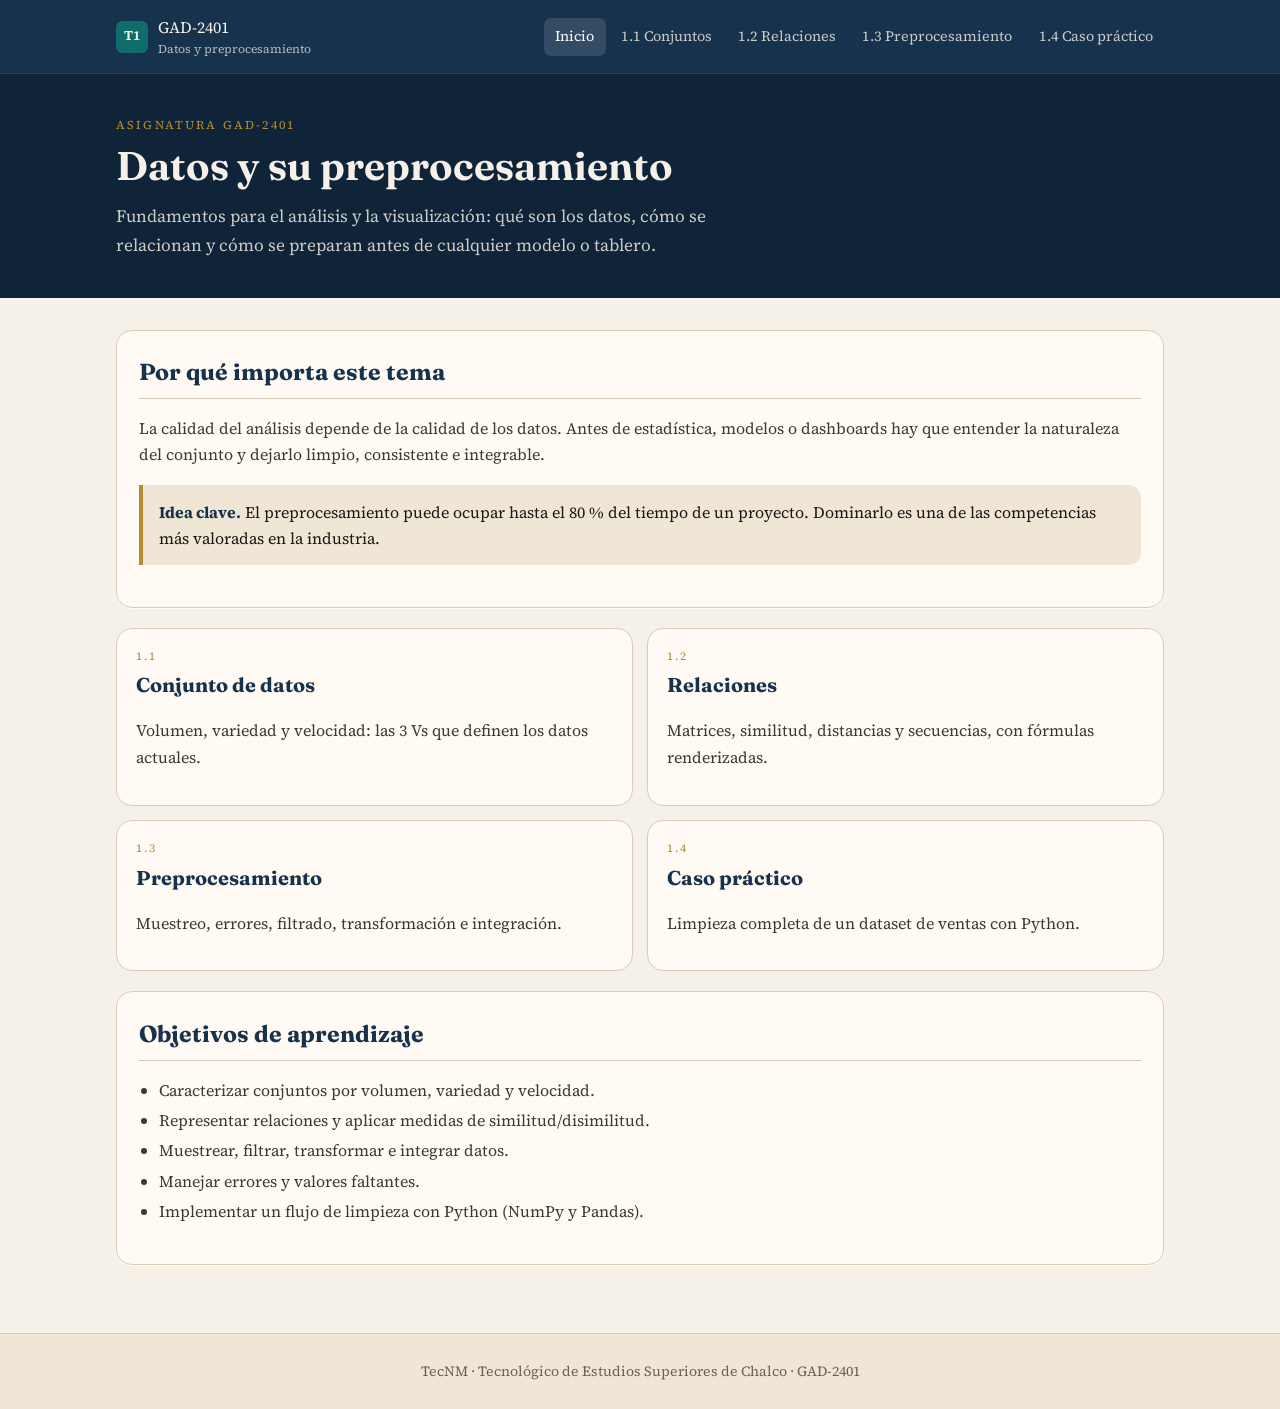
<file: index.html>
<!DOCTYPE html>
<html lang="es">
<head>
  <meta charset="utf-8">
  <meta name="viewport" content="width=device-width, initial-scale=1">
  <title>Tema 1 · Datos y preprocesamiento · GAD-2401</title>
  <link rel="icon" href="assets/favicon.svg">
  <link rel="stylesheet" href="https://fonts.googleapis.com/css2?family=Fraunces:opsz,wght@9..144,500;9..144,650&family=IBM+Plex+Mono:wght@400;500&family=Source+Serif+4:opsz,wght@8..60,400;8..60,600&display=swap">
  <link rel="stylesheet" href="assets/styles.css">
</head>
<body>
  <header class="topbar">
    <div class="topbar-inner">
      <a class="brand" href="index.html"><span class="mark">T1</span><span>GAD-2401<small>Datos y preprocesamiento</small></span></a>
      <nav class="menu">
        <a class="active" href="index.html">Inicio</a>
        <a href="conjuntos.html">1.1 Conjuntos</a>
        <a href="relaciones.html">1.2 Relaciones</a>
        <a href="preprocesamiento.html">1.3 Preprocesamiento</a>
        <a href="caso-practico.html">1.4 Caso práctico</a>
      </nav>
    </div>
    <nav class="mobile-menu">
      <a class="active" href="index.html">Inicio</a>
      <a href="conjuntos.html">1.1</a>
      <a href="relaciones.html">1.2</a>
      <a href="preprocesamiento.html">1.3</a>
      <a href="caso-practico.html">1.4</a>
    </nav>
  </header>

  <section class="hero">
    <div class="hero-inner">
      <p class="kicker">Asignatura GAD-2401</p>
      <h1>Datos y su preprocesamiento</h1>
      <p class="lead">Fundamentos para el análisis y la visualización: qué son los datos, cómo se relacionan y cómo se preparan antes de cualquier modelo o tablero.</p>
    </div>
  </section>

  <main class="wrap">
    <article class="card">
      <h2>Por qué importa este tema</h2>
      <p class="muted">La calidad del análisis depende de la calidad de los datos. Antes de estadística, modelos o dashboards hay que entender la naturaleza del conjunto y dejarlo limpio, consistente e integrable.</p>
      <div class="callout gold"><strong>Idea clave.</strong> El preprocesamiento puede ocupar hasta el 80&nbsp;% del tiempo de un proyecto. Dominarlo es una de las competencias más valoradas en la industria.</div>
    </article>

    <div class="grid grid-2">
      <a class="tile" href="conjuntos.html">
        <div class="n">1.1</div>
        <h2>Conjunto de datos</h2>
        <p class="muted">Volumen, variedad y velocidad: las 3 Vs que definen los datos actuales.</p>
      </a>
      <a class="tile" href="relaciones.html">
        <div class="n">1.2</div>
        <h2>Relaciones</h2>
        <p class="muted">Matrices, similitud, distancias y secuencias, con fórmulas renderizadas.</p>
      </a>
      <a class="tile" href="preprocesamiento.html">
        <div class="n">1.3</div>
        <h2>Preprocesamiento</h2>
        <p class="muted">Muestreo, errores, filtrado, transformación e integración.</p>
      </a>
      <a class="tile" href="caso-practico.html">
        <div class="n">1.4</div>
        <h2>Caso práctico</h2>
        <p class="muted">Limpieza completa de un dataset de ventas con Python.</p>
      </a>
    </div>

    <article class="card" style="margin-top:1.25rem">
      <h2>Objetivos de aprendizaje</h2>
      <ul class="list">
        <li>Caracterizar conjuntos por volumen, variedad y velocidad.</li>
        <li>Representar relaciones y aplicar medidas de similitud/disimilitud.</li>
        <li>Muestrear, filtrar, transformar e integrar datos.</li>
        <li>Manejar errores y valores faltantes.</li>
        <li>Implementar un flujo de limpieza con Python (NumPy y Pandas).</li>
      </ul>
    </article>
  </main>

  <footer>TecNM · Tecnológico de Estudios Superiores de Chalco · GAD-2401</footer>
</body>
</html>
</file>
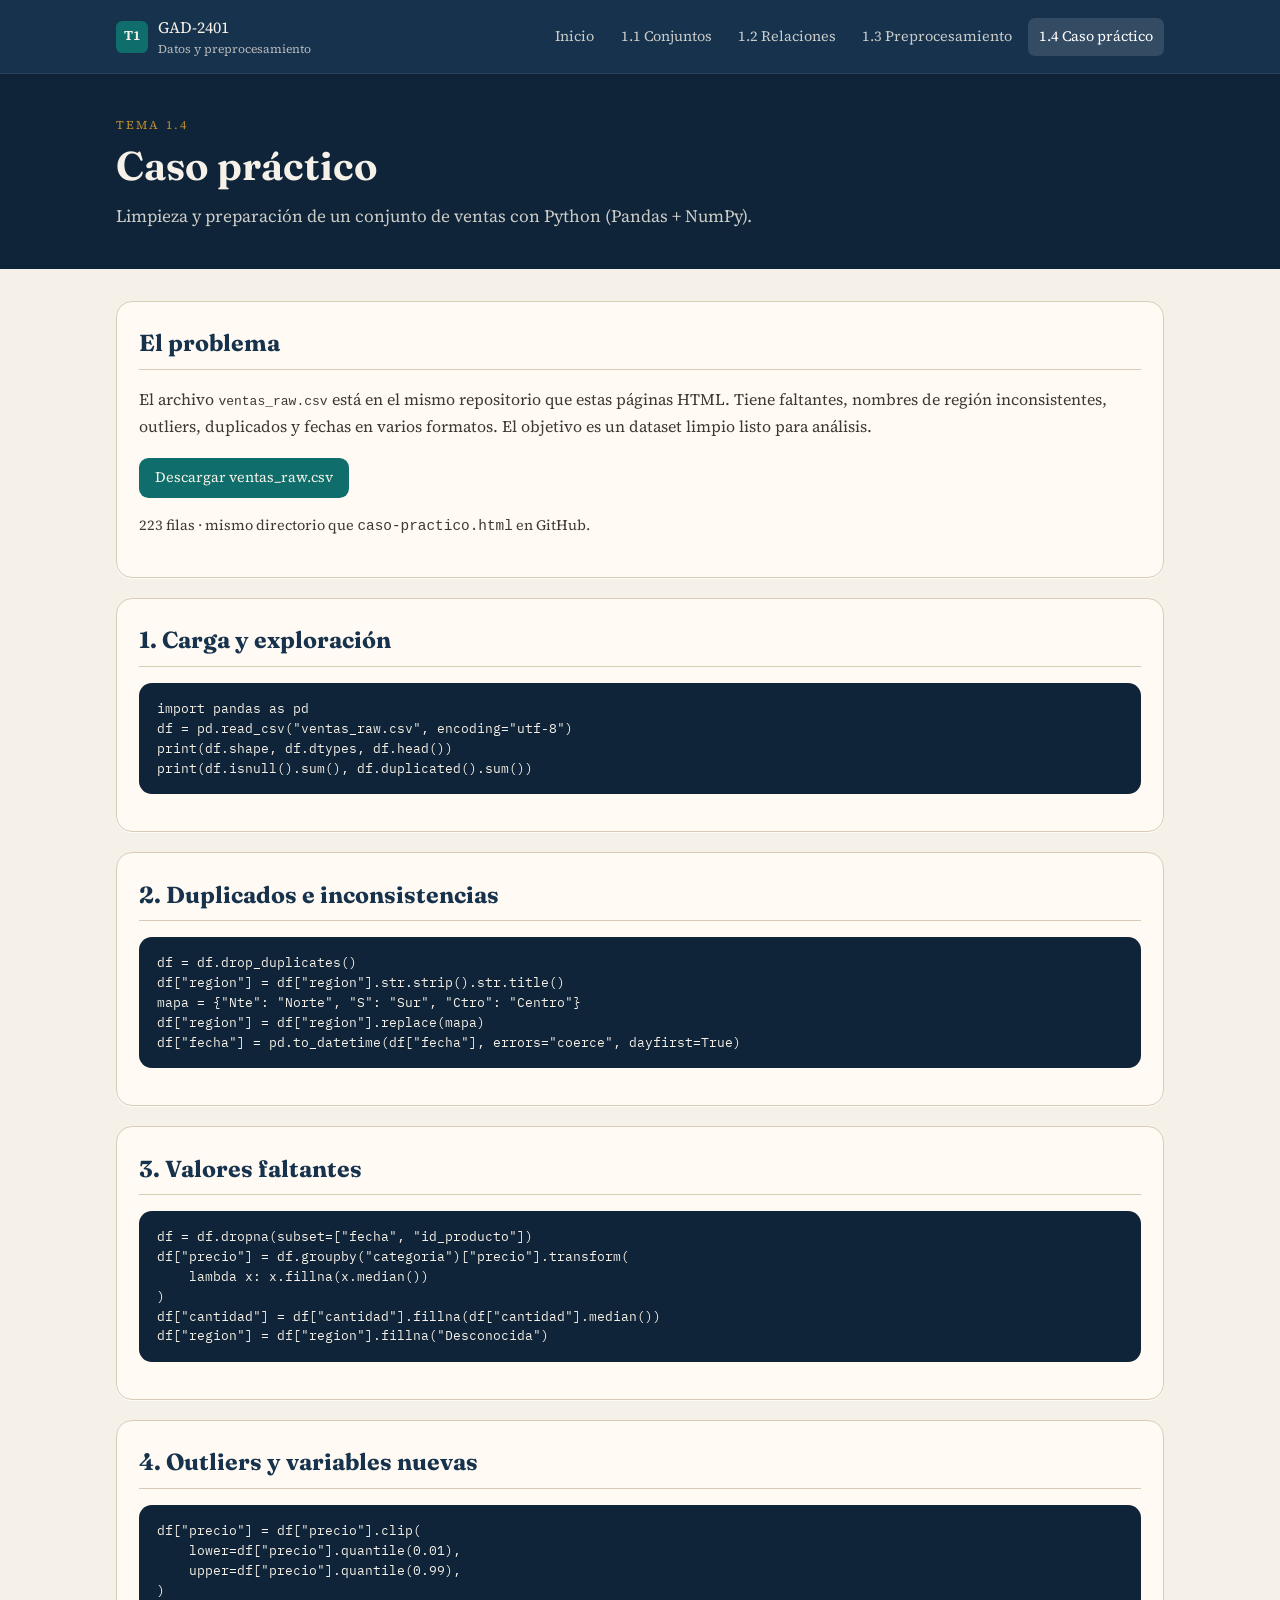
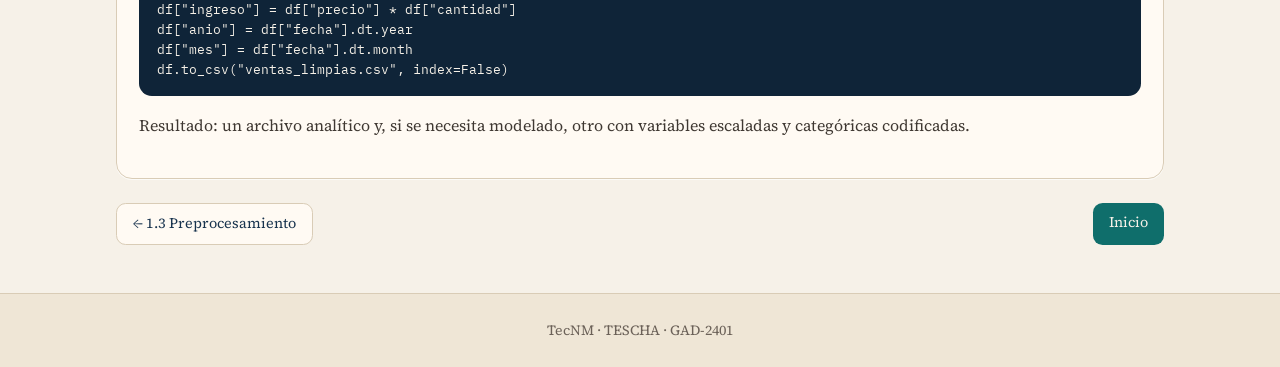
<file: caso-practico.html>
<!DOCTYPE html>
<html lang="es">
<head>
  <meta charset="utf-8">
  <meta name="viewport" content="width=device-width, initial-scale=1">
  <title>1.4 Caso práctico · GAD-2401</title>
  <link rel="icon" href="assets/favicon.svg">
  <link rel="stylesheet" href="https://fonts.googleapis.com/css2?family=Fraunces:opsz,wght@9..144,500;9..144,650&family=IBM+Plex+Mono:wght@400;500&family=Source+Serif+4:opsz,wght@8..60,400;8..60,600&display=swap">
  <link rel="stylesheet" href="assets/styles.css">
</head>
<body>
  <header class="topbar">
    <div class="topbar-inner">
      <a class="brand" href="index.html"><span class="mark">T1</span><span>GAD-2401<small>Datos y preprocesamiento</small></span></a>
      <nav class="menu">
        <a href="index.html">Inicio</a>
        <a href="conjuntos.html">1.1 Conjuntos</a>
        <a href="relaciones.html">1.2 Relaciones</a>
        <a href="preprocesamiento.html">1.3 Preprocesamiento</a>
        <a class="active" href="caso-practico.html">1.4 Caso práctico</a>
      </nav>
    </div>
    <nav class="mobile-menu">
      <a href="index.html">Inicio</a>
      <a href="conjuntos.html">1.1</a>
      <a href="relaciones.html">1.2</a>
      <a href="preprocesamiento.html">1.3</a>
      <a class="active" href="caso-practico.html">1.4</a>
    </nav>
  </header>
  <section class="hero">
    <div class="hero-inner">
      <p class="kicker">Tema 1.4</p>
      <h1>Caso práctico</h1>
      <p class="lead">Limpieza y preparación de un conjunto de ventas con Python (Pandas + NumPy).</p>
    </div>
  </section>
  <main class="wrap">
    <article class="card">
      <h2>El problema</h2>
      <p class="muted">El archivo <code>ventas_raw.csv</code> está en el mismo repositorio que estas páginas HTML. Tiene faltantes, nombres de región inconsistentes, outliers, duplicados y fechas en varios formatos. El objetivo es un dataset limpio listo para análisis.</p>
      <p style="margin-top:1.2rem">
        <a class="btn btn-solid" href="ventas_raw.csv" download="ventas_raw.csv">Descargar ventas_raw.csv</a>
      </p>
      <p class="muted" style="margin-top:.7rem;font-size:.9rem">223 filas · mismo directorio que <code>caso-practico.html</code> en GitHub.</p>
    </article>
    <article class="card">
      <h2>1. Carga y exploración</h2>
      <pre>import pandas as pd
df = pd.read_csv("ventas_raw.csv", encoding="utf-8")
print(df.shape, df.dtypes, df.head())
print(df.isnull().sum(), df.duplicated().sum())</pre>
    </article>
    <article class="card">
      <h2>2. Duplicados e inconsistencias</h2>
      <pre>df = df.drop_duplicates()
df["region"] = df["region"].str.strip().str.title()
mapa = {"Nte": "Norte", "S": "Sur", "Ctro": "Centro"}
df["region"] = df["region"].replace(mapa)
df["fecha"] = pd.to_datetime(df["fecha"], errors="coerce", dayfirst=True)</pre>
    </article>
    <article class="card">
      <h2>3. Valores faltantes</h2>
      <pre>df = df.dropna(subset=["fecha", "id_producto"])
df["precio"] = df.groupby("categoria")["precio"].transform(
    lambda x: x.fillna(x.median())
)
df["cantidad"] = df["cantidad"].fillna(df["cantidad"].median())
df["region"] = df["region"].fillna("Desconocida")</pre>
    </article>
    <article class="card">
      <h2>4. Outliers y variables nuevas</h2>
      <pre>df["precio"] = df["precio"].clip(
    lower=df["precio"].quantile(0.01),
    upper=df["precio"].quantile(0.99),
)
df["ingreso"] = df["precio"] * df["cantidad"]
df["anio"] = df["fecha"].dt.year
df["mes"] = df["fecha"].dt.month
df.to_csv("ventas_limpias.csv", index=False)</pre>
      <p class="muted">Resultado: un archivo analítico y, si se necesita modelado, otro con variables escaladas y categóricas codificadas.</p>
    </article>
    <div class="pager">
      <a class="btn btn-ghost" href="preprocesamiento.html">← 1.3 Preprocesamiento</a>
      <a class="btn btn-solid" href="index.html">Inicio</a>
    </div>
  </main>
  <footer>TecNM · TESCHA · GAD-2401</footer>
</body>
</html>
</file>
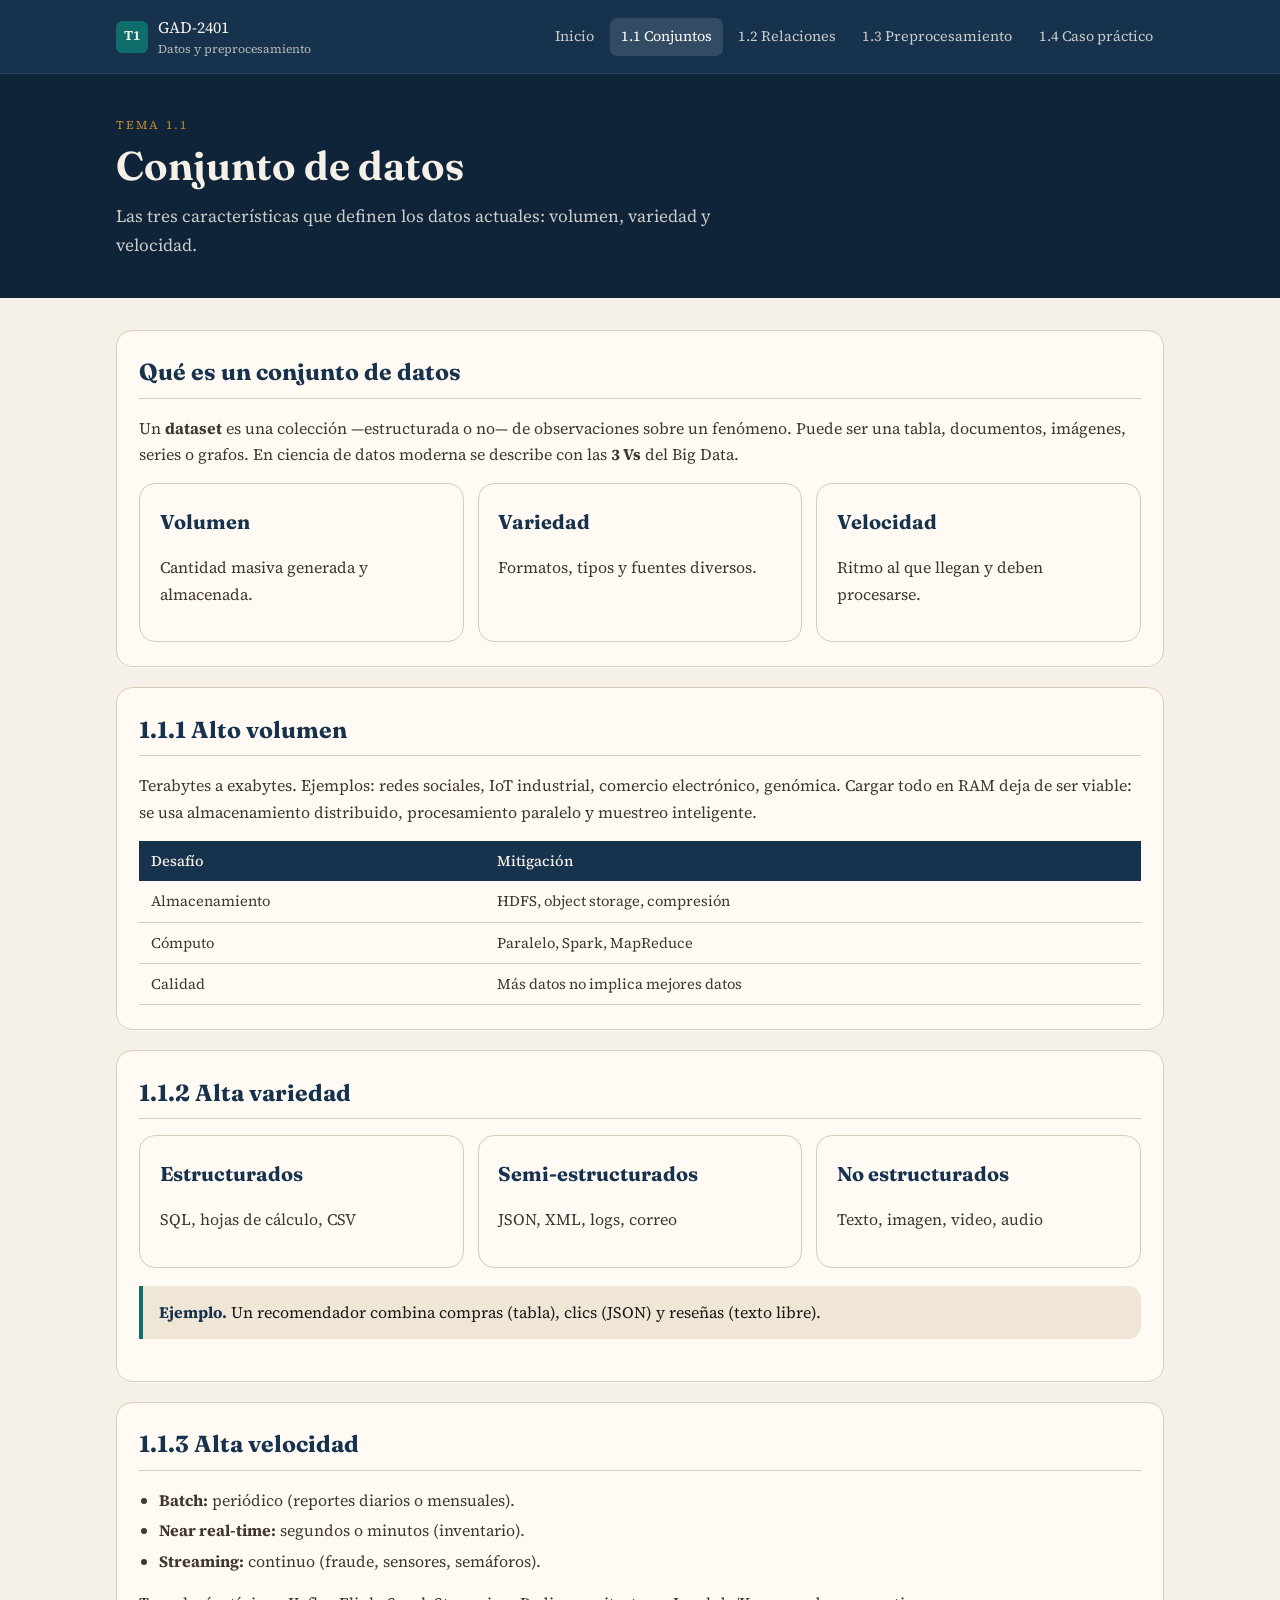
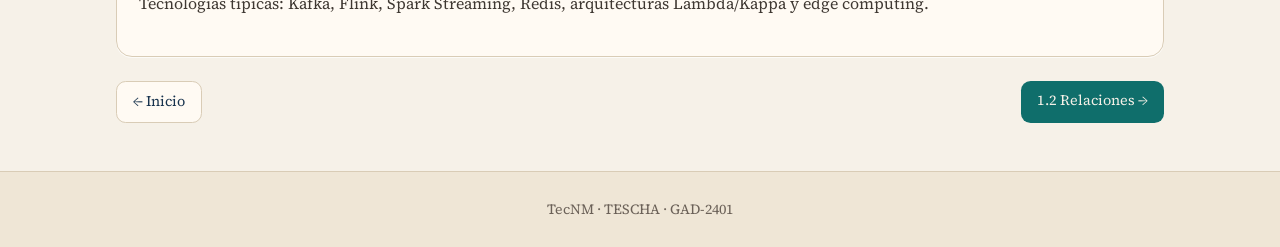
<file: conjuntos.html>
<!DOCTYPE html>
<html lang="es">
<head>
  <meta charset="utf-8">
  <meta name="viewport" content="width=device-width, initial-scale=1">
  <title>1.1 Conjuntos de datos · GAD-2401</title>
  <link rel="icon" href="assets/favicon.svg">
  <link rel="stylesheet" href="https://fonts.googleapis.com/css2?family=Fraunces:opsz,wght@9..144,500;9..144,650&family=IBM+Plex+Mono:wght@400;500&family=Source+Serif+4:opsz,wght@8..60,400;8..60,600&display=swap">
  <link rel="stylesheet" href="assets/styles.css">
</head>
<body>
  <header class="topbar">
    <div class="topbar-inner">
      <a class="brand" href="index.html"><span class="mark">T1</span><span>GAD-2401<small>Datos y preprocesamiento</small></span></a>
      <nav class="menu">
        <a href="index.html">Inicio</a>
        <a class="active" href="conjuntos.html">1.1 Conjuntos</a>
        <a href="relaciones.html">1.2 Relaciones</a>
        <a href="preprocesamiento.html">1.3 Preprocesamiento</a>
        <a href="caso-practico.html">1.4 Caso práctico</a>
      </nav>
    </div>
    <nav class="mobile-menu">
      <a href="index.html">Inicio</a>
      <a class="active" href="conjuntos.html">1.1</a>
      <a href="relaciones.html">1.2</a>
      <a href="preprocesamiento.html">1.3</a>
      <a href="caso-practico.html">1.4</a>
    </nav>
  </header>
  <section class="hero">
    <div class="hero-inner">
      <p class="kicker">Tema 1.1</p>
      <h1>Conjunto de datos</h1>
      <p class="lead">Las tres características que definen los datos actuales: volumen, variedad y velocidad.</p>
    </div>
  </section>
  <main class="wrap">
    <article class="card">
      <h2>Qué es un conjunto de datos</h2>
      <p class="muted">Un <strong>dataset</strong> es una colección —estructurada o no— de observaciones sobre un fenómeno. Puede ser una tabla, documentos, imágenes, series o grafos. En ciencia de datos moderna se describe con las <strong>3 Vs</strong> del Big Data.</p>
      <div class="grid grid-3" style="margin-top:1rem">
        <div class="tile"><h2>Volumen</h2><p class="muted">Cantidad masiva generada y almacenada.</p></div>
        <div class="tile"><h2>Variedad</h2><p class="muted">Formatos, tipos y fuentes diversos.</p></div>
        <div class="tile"><h2>Velocidad</h2><p class="muted">Ritmo al que llegan y deben procesarse.</p></div>
      </div>
    </article>
    <article class="card">
      <h2>1.1.1 Alto volumen</h2>
      <p class="muted">Terabytes a exabytes. Ejemplos: redes sociales, IoT industrial, comercio electrónico, genómica. Cargar todo en RAM deja de ser viable: se usa almacenamiento distribuido, procesamiento paralelo y muestreo inteligente.</p>
      <div class="table-wrap">
        <table>
          <thead><tr><th>Desafío</th><th>Mitigación</th></tr></thead>
          <tbody>
            <tr><td>Almacenamiento</td><td>HDFS, object storage, compresión</td></tr>
            <tr><td>Cómputo</td><td>Paralelo, Spark, MapReduce</td></tr>
            <tr><td>Calidad</td><td>Más datos no implica mejores datos</td></tr>
          </tbody>
        </table>
      </div>
    </article>
    <article class="card">
      <h2>1.1.2 Alta variedad</h2>
      <div class="grid grid-3">
        <div class="tile"><h2>Estructurados</h2><p class="muted">SQL, hojas de cálculo, CSV</p></div>
        <div class="tile"><h2>Semi-estructurados</h2><p class="muted">JSON, XML, logs, correo</p></div>
        <div class="tile"><h2>No estructurados</h2><p class="muted">Texto, imagen, video, audio</p></div>
      </div>
      <div class="callout"><strong>Ejemplo.</strong> Un recomendador combina compras (tabla), clics (JSON) y reseñas (texto libre).</div>
    </article>
    <article class="card">
      <h2>1.1.3 Alta velocidad</h2>
      <ul class="list">
        <li><strong>Batch:</strong> periódico (reportes diarios o mensuales).</li>
        <li><strong>Near real-time:</strong> segundos o minutos (inventario).</li>
        <li><strong>Streaming:</strong> continuo (fraude, sensores, semáforos).</li>
      </ul>
      <p class="muted">Tecnologías típicas: Kafka, Flink, Spark Streaming, Redis, arquitecturas Lambda/Kappa y edge computing.</p>
    </article>
    <div class="pager">
      <a class="btn btn-ghost" href="index.html">← Inicio</a>
      <a class="btn btn-solid" href="relaciones.html">1.2 Relaciones →</a>
    </div>
  </main>
  <footer>TecNM · TESCHA · GAD-2401</footer>
</body>
</html>
</file>
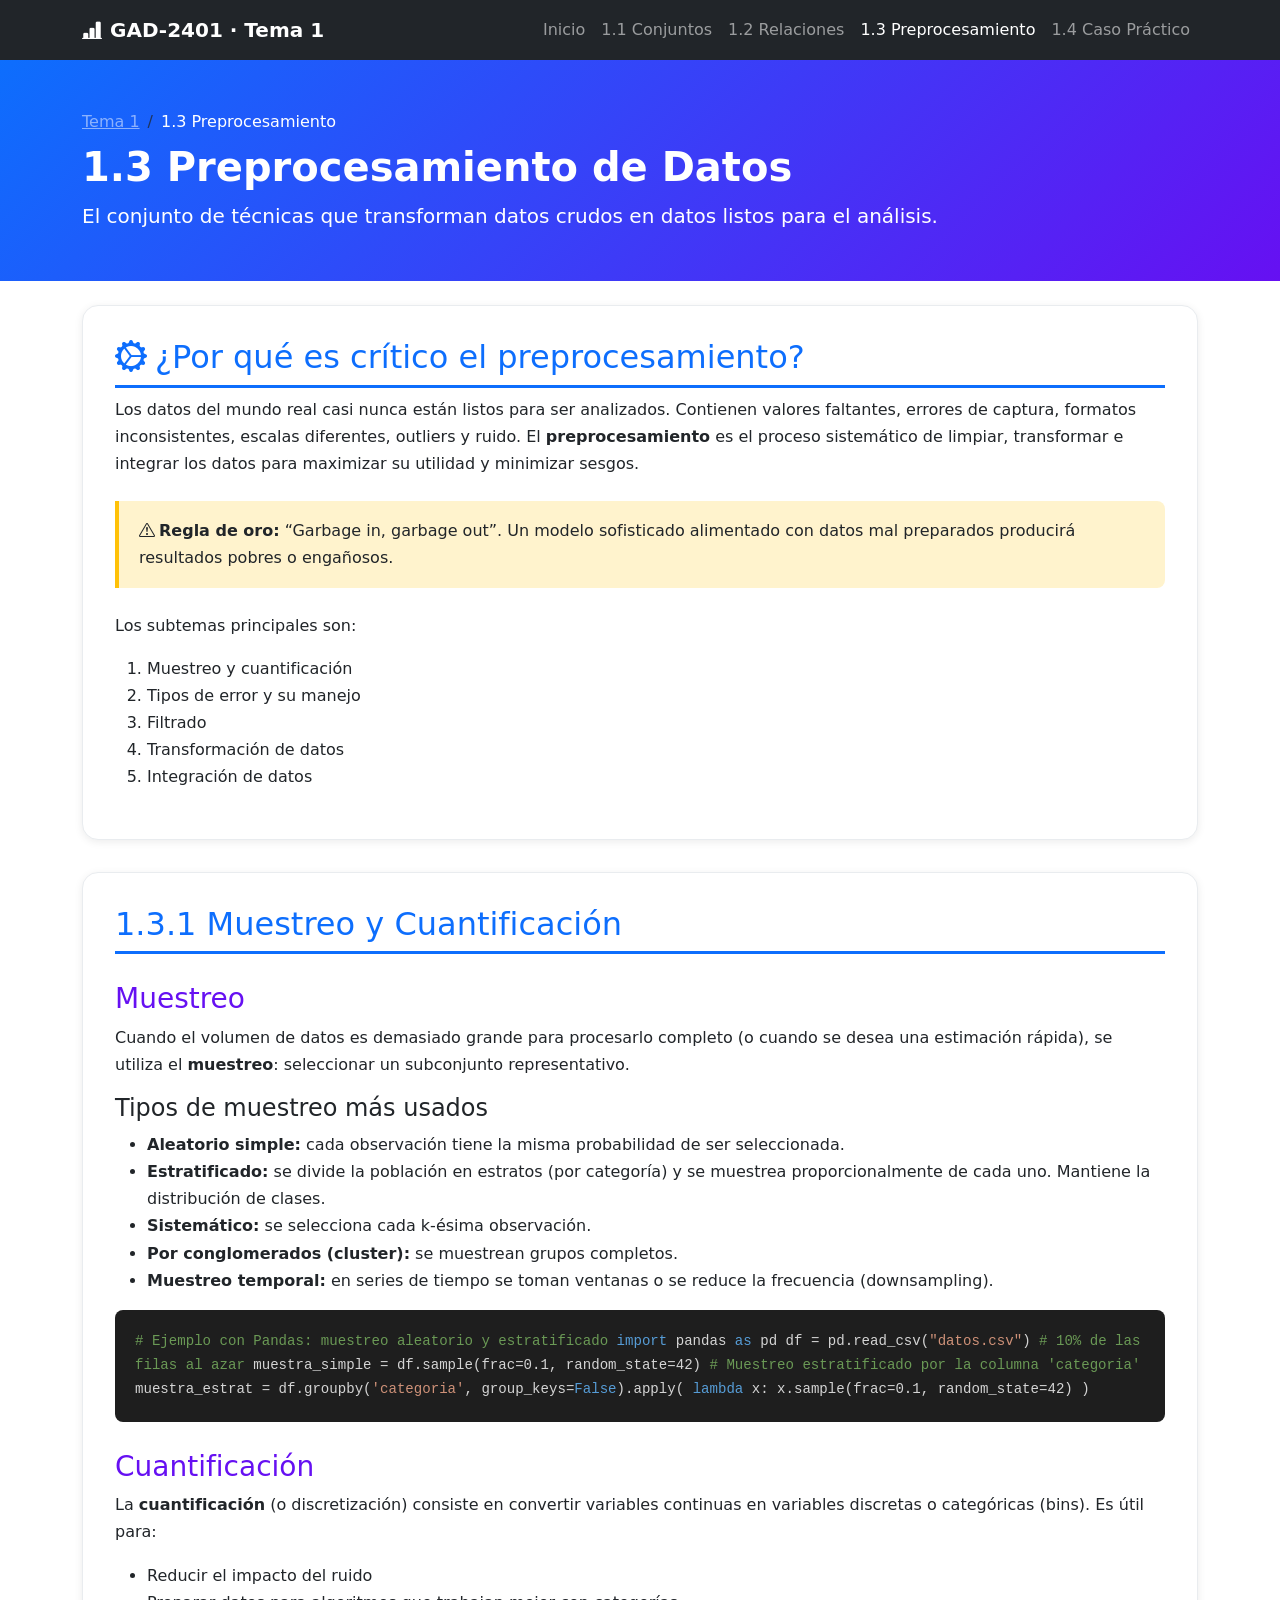
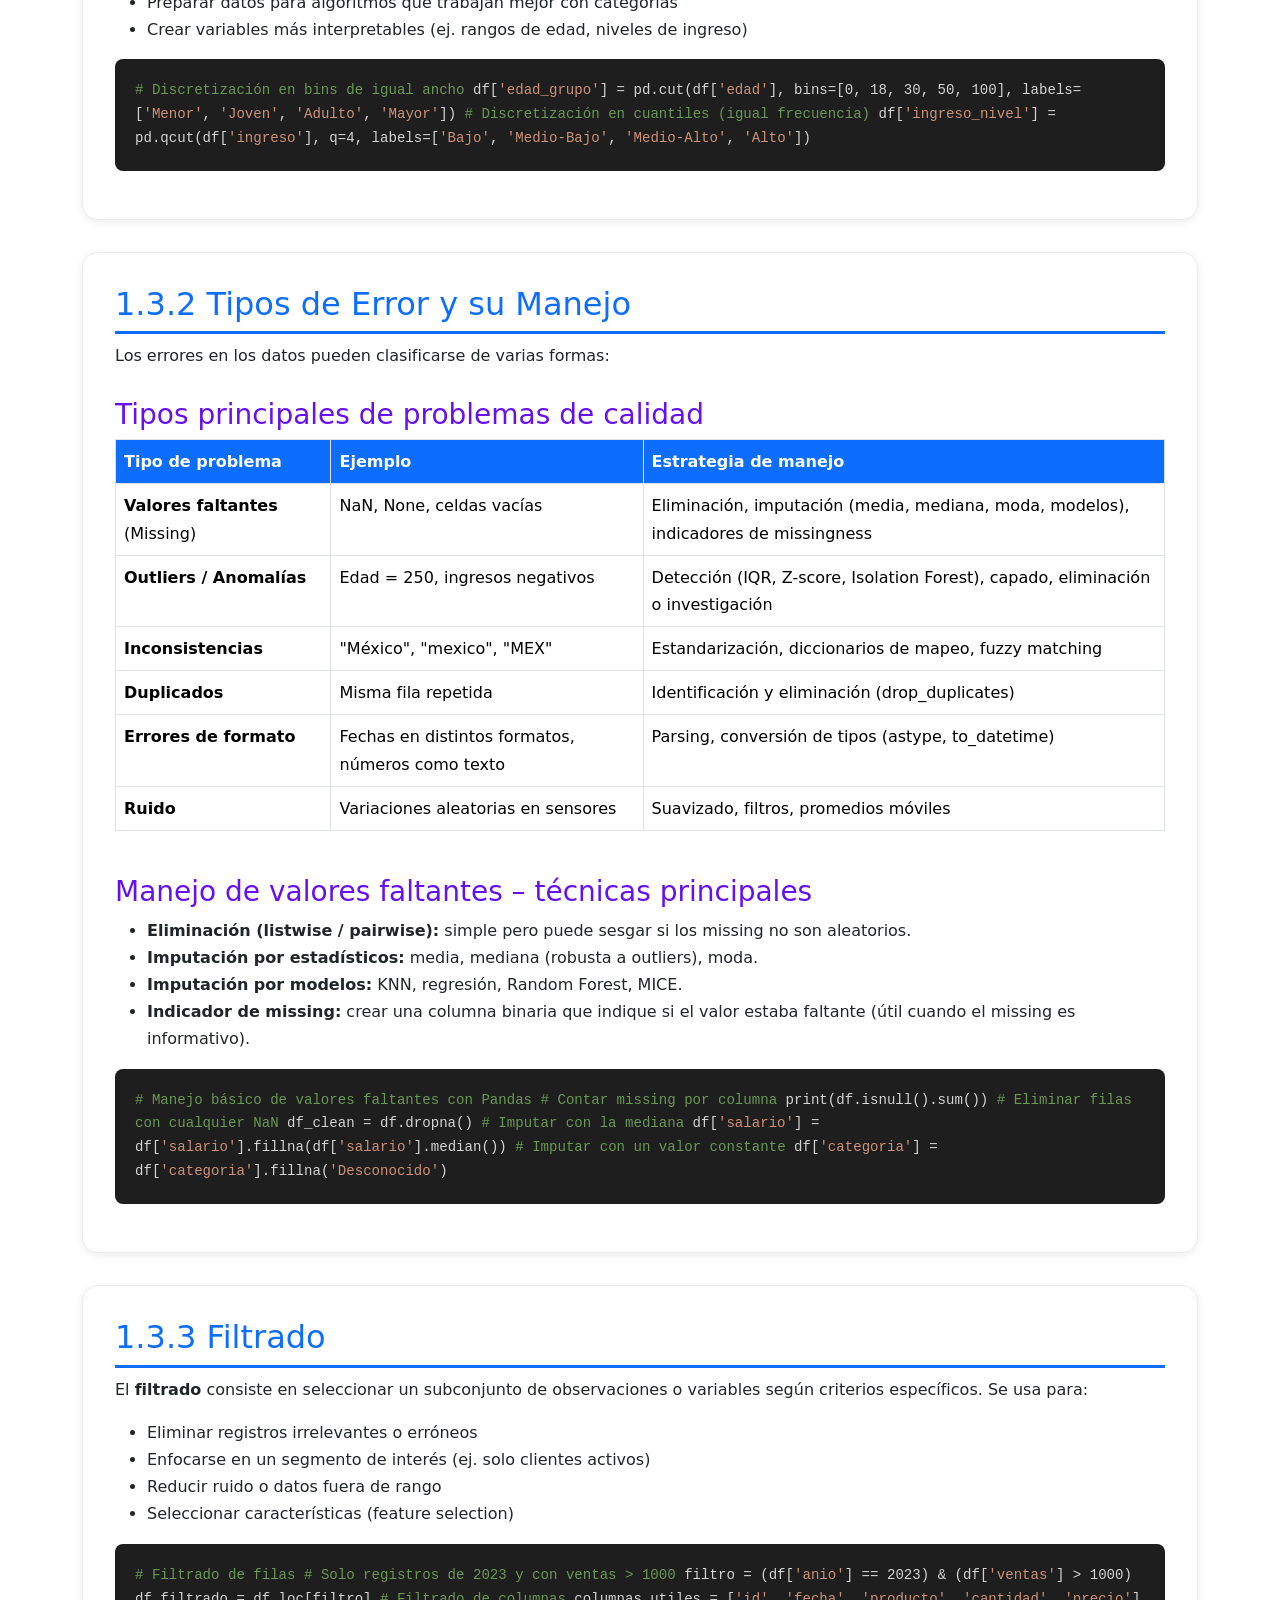
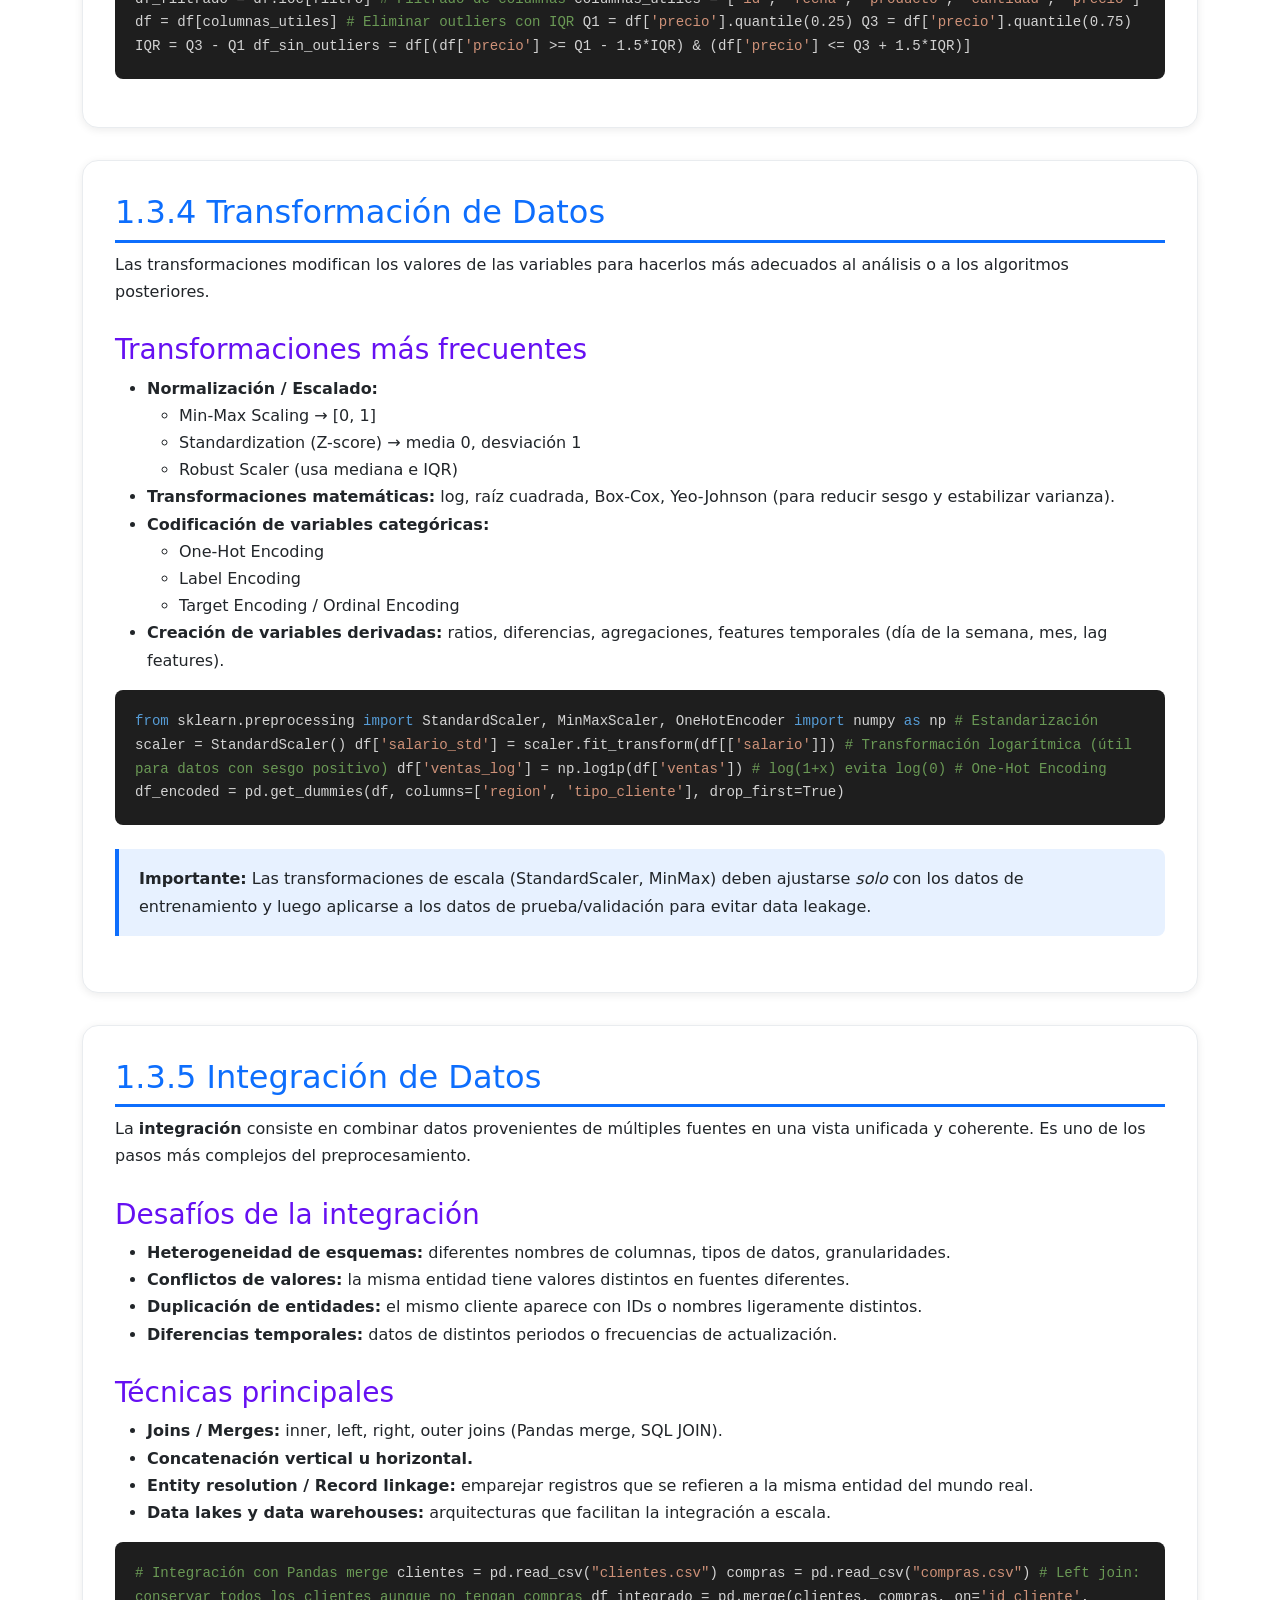
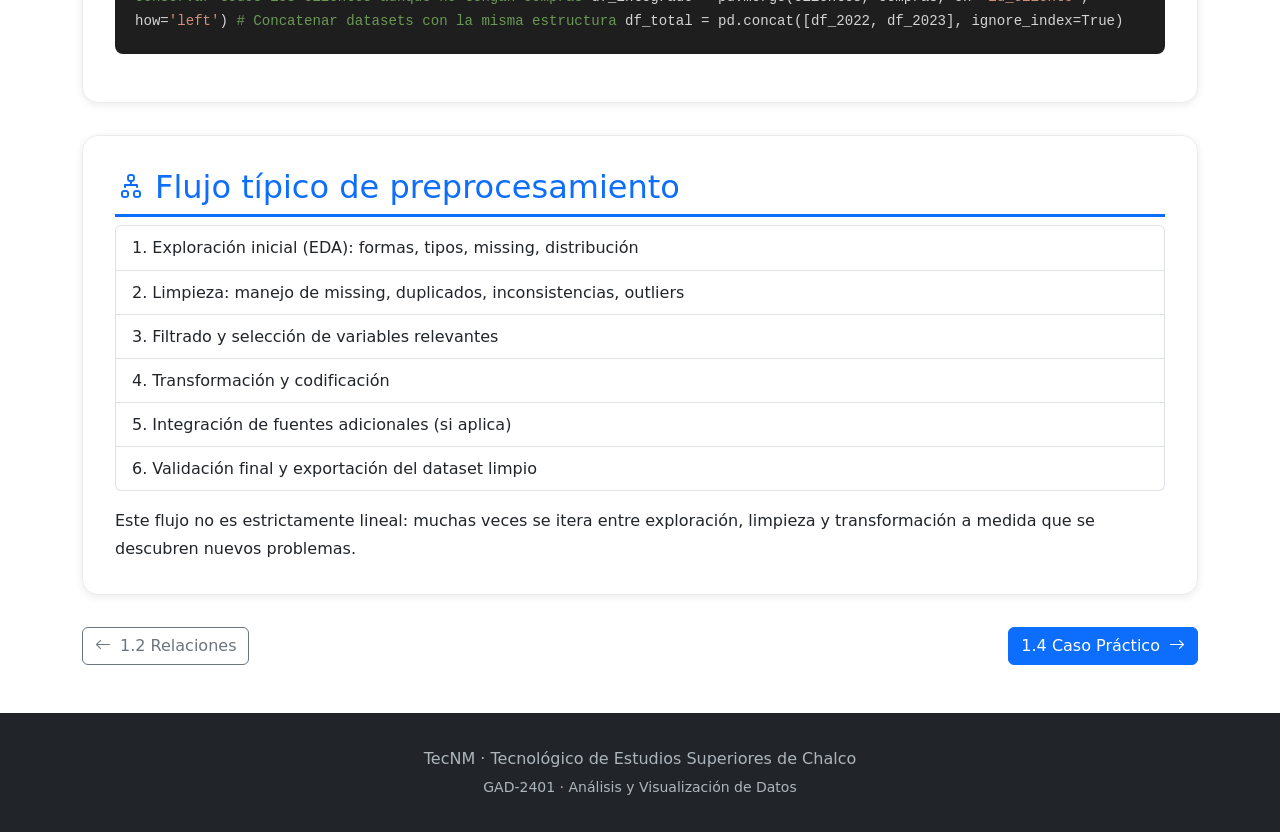
<file: preprocesamient.html>
<!DOCTYPE html>
<html lang="es">
<head>
    <meta charset="UTF-8">
    <meta name="viewport" content="width=device-width, initial-scale=1.0">
    <title>1.3 Preprocesamiento de Datos | Tema 1 - GAD-2401</title>
    <link href="https://cdn.jsdelivr.net/npm/bootstrap@5.3.3/dist/css/bootstrap.min.css" rel="stylesheet">
    <link href="https://cdn.jsdelivr.net/npm/bootstrap-icons@1.11.3/font/bootstrap-icons.min.css" rel="stylesheet">
    <style>
        :root { --primary: #0d6efd; --secondary: #6610f2; }
        body { font-family: 'Segoe UI', system-ui, sans-serif; line-height: 1.7; }
        .hero { background: linear-gradient(135deg, #0d6efd 0%, #6610f2 100%); color: white; padding: 3rem 0; }
        .section-card { background: white; border-radius: 1rem; box-shadow: 0 0.125rem 0.5rem rgba(0,0,0,0.08); padding: 2rem; margin-bottom: 2rem; border: 1px solid #e9ecef; }
        .section-card h2 { color: var(--primary); border-bottom: 3px solid var(--primary); padding-bottom: 0.5rem; }
        .section-card h3 { color: var(--secondary); margin-top: 1.75rem; }
        .highlight-box { background: #e7f1ff; border-left: 4px solid var(--primary); padding: 1rem 1.25rem; border-radius: 0 0.5rem 0.5rem 0; margin: 1.5rem 0; }
        .warning-box { background: #fff3cd; border-left: 4px solid #ffc107; padding: 1rem 1.25rem; border-radius: 0 0.5rem 0.5rem 0; margin: 1.5rem 0; }
        .code-block { background: #1e1e1e; color: #d4d4d4; padding: 1.25rem; border-radius: 0.5rem; overflow-x: auto; font-family: 'Cascadia Code', 'Fira Code', monospace; font-size: 0.88rem; margin: 1rem 0; }
        .code-block .comment { color: #6a9955; }
        .code-block .keyword { color: #569cd6; }
        .code-block .string { color: #ce9178; }
        footer { background: #212529; color: #adb5bd; padding: 2rem 0; margin-top: 3rem; }
        .table th { background: var(--primary); color: white; }
        .step-number { display: inline-flex; width: 2rem; height: 2rem; background: var(--primary); color: white; border-radius: 50%; align-items: center; justify-content: center; font-weight: bold; margin-right: 0.5rem; }
    </style>
</head>
<body>
    <nav class="navbar navbar-expand-lg navbar-dark bg-dark sticky-top">
        <div class="container">
            <a class="navbar-brand fw-bold" href="index.html"><i class="bi bi-bar-chart-line-fill me-2"></i>GAD-2401 · Tema 1</a>
            <button class="navbar-toggler" type="button" data-bs-toggle="collapse" data-bs-target="#navbarNav"><span class="navbar-toggler-icon"></span></button>
            <div class="collapse navbar-collapse" id="navbarNav">
                <ul class="navbar-nav ms-auto">
                    <li class="nav-item"><a class="nav-link" href="index.html">Inicio</a></li>
                    <li class="nav-item"><a class="nav-link" href="conjuntos.html">1.1 Conjuntos</a></li>
                    <li class="nav-item"><a class="nav-link" href="relaciones.html">1.2 Relaciones</a></li>
                    <li class="nav-item"><a class="nav-link active" href="preprocesamiento.html">1.3 Preprocesamiento</a></li>
                    <li class="nav-item"><a class="nav-link" href="caso_practico.html">1.4 Caso Práctico</a></li>
                </ul>
            </div>
        </div>
    </nav>

    <section class="hero">
        <div class="container">
            <nav aria-label="breadcrumb">
                <ol class="breadcrumb mb-2">
                    <li class="breadcrumb-item"><a href="index.html" class="text-white-50">Tema 1</a></li>
                    <li class="breadcrumb-item active text-white">1.3 Preprocesamiento</li>
                </ol>
            </nav>
            <h1 class="fw-bold">1.3 Preprocesamiento de Datos</h1>
            <p class="lead mb-0">El conjunto de técnicas que transforman datos crudos en datos listos para el análisis.</p>
        </div>
    </section>

    <div class="container my-4">
        <div class="section-card">
            <h2><i class="bi bi-gear-wide-connected me-2"></i>¿Por qué es crítico el preprocesamiento?</h2>
            <p>
                Los datos del mundo real casi nunca están listos para ser analizados. Contienen 
                valores faltantes, errores de captura, formatos inconsistentes, escalas diferentes, 
                outliers y ruido. El <strong>preprocesamiento</strong> es el proceso sistemático de 
                limpiar, transformar e integrar los datos para maximizar su utilidad y minimizar sesgos.
            </p>
            <div class="warning-box">
                <strong><i class="bi bi-exclamation-triangle me-1"></i>Regla de oro:</strong> 
                “Garbage in, garbage out”. Un modelo sofisticado alimentado con datos mal preparados 
                producirá resultados pobres o engañosos.
            </div>
            <p>Los subtemas principales son:</p>
            <ol>
                <li>Muestreo y cuantificación</li>
                <li>Tipos de error y su manejo</li>
                <li>Filtrado</li>
                <li>Transformación de datos</li>
                <li>Integración de datos</li>
            </ol>
        </div>

        <!-- 1.3.1 -->
        <div class="section-card">
            <h2>1.3.1 Muestreo y Cuantificación</h2>
            
            <h3>Muestreo</h3>
            <p>
                Cuando el volumen de datos es demasiado grande para procesarlo completo (o cuando 
                se desea una estimación rápida), se utiliza el <strong>muestreo</strong>: seleccionar 
                un subconjunto representativo.
            </p>
            <h4>Tipos de muestreo más usados</h4>
            <ul>
                <li><strong>Aleatorio simple:</strong> cada observación tiene la misma probabilidad de ser seleccionada.</li>
                <li><strong>Estratificado:</strong> se divide la población en estratos (por categoría) y se muestrea proporcionalmente de cada uno. Mantiene la distribución de clases.</li>
                <li><strong>Sistemático:</strong> se selecciona cada k-ésima observación.</li>
                <li><strong>Por conglomerados (cluster):</strong> se muestrean grupos completos.</li>
                <li><strong>Muestreo temporal:</strong> en series de tiempo se toman ventanas o se reduce la frecuencia (downsampling).</li>
            </ul>

            <div class="code-block">
<span class="comment"># Ejemplo con Pandas: muestreo aleatorio y estratificado</span>
<span class="keyword">import</span> pandas <span class="keyword">as</span> pd

df = pd.read_csv(<span class="string">"datos.csv"</span>)

<span class="comment"># 10% de las filas al azar</span>
muestra_simple = df.sample(frac=0.1, random_state=42)

<span class="comment"># Muestreo estratificado por la columna 'categoria'</span>
muestra_estrat = df.groupby(<span class="string">'categoria'</span>, group_keys=<span class="keyword">False</span>).apply(
    <span class="keyword">lambda</span> x: x.sample(frac=0.1, random_state=42)
)
            </div>

            <h3>Cuantificación</h3>
            <p>
                La <strong>cuantificación</strong> (o discretización) consiste en convertir variables 
                continuas en variables discretas o categóricas (bins). Es útil para:
            </p>
            <ul>
                <li>Reducir el impacto del ruido</li>
                <li>Preparar datos para algoritmos que trabajan mejor con categorías</li>
                <li>Crear variables más interpretables (ej. rangos de edad, niveles de ingreso)</li>
            </ul>
            <div class="code-block">
<span class="comment"># Discretización en bins de igual ancho</span>
df[<span class="string">'edad_grupo'</span>] = pd.cut(df[<span class="string">'edad'</span>], bins=[0, 18, 30, 50, 100],
                        labels=[<span class="string">'Menor'</span>, <span class="string">'Joven'</span>, <span class="string">'Adulto'</span>, <span class="string">'Mayor'</span>])

<span class="comment"># Discretización en cuantiles (igual frecuencia)</span>
df[<span class="string">'ingreso_nivel'</span>] = pd.qcut(df[<span class="string">'ingreso'</span>], q=4, 
                          labels=[<span class="string">'Bajo'</span>, <span class="string">'Medio-Bajo'</span>, <span class="string">'Medio-Alto'</span>, <span class="string">'Alto'</span>])
            </div>
        </div>

        <!-- 1.3.2 -->
        <div class="section-card">
            <h2>1.3.2 Tipos de Error y su Manejo</h2>
            <p>Los errores en los datos pueden clasificarse de varias formas:</p>

            <h3>Tipos principales de problemas de calidad</h3>
            <div class="table-responsive">
                <table class="table table-bordered table-hover">
                    <thead>
                        <tr>
                            <th>Tipo de problema</th>
                            <th>Ejemplo</th>
                            <th>Estrategia de manejo</th>
                        </tr>
                    </thead>
                    <tbody>
                        <tr>
                            <td><strong>Valores faltantes</strong> (Missing)</td>
                            <td>NaN, None, celdas vacías</td>
                            <td>Eliminación, imputación (media, mediana, moda, modelos), indicadores de missingness</td>
                        </tr>
                        <tr>
                            <td><strong>Outliers / Anomalías</strong></td>
                            <td>Edad = 250, ingresos negativos</td>
                            <td>Detección (IQR, Z-score, Isolation Forest), capado, eliminación o investigación</td>
                        </tr>
                        <tr>
                            <td><strong>Inconsistencias</strong></td>
                            <td>"México", "mexico", "MEX"</td>
                            <td>Estandarización, diccionarios de mapeo, fuzzy matching</td>
                        </tr>
                        <tr>
                            <td><strong>Duplicados</strong></td>
                            <td>Misma fila repetida</td>
                            <td>Identificación y eliminación (drop_duplicates)</td>
                        </tr>
                        <tr>
                            <td><strong>Errores de formato</strong></td>
                            <td>Fechas en distintos formatos, números como texto</td>
                            <td>Parsing, conversión de tipos (astype, to_datetime)</td>
                        </tr>
                        <tr>
                            <td><strong>Ruido</strong></td>
                            <td>Variaciones aleatorias en sensores</td>
                            <td>Suavizado, filtros, promedios móviles</td>
                        </tr>
                    </tbody>
                </table>
            </div>

            <h3>Manejo de valores faltantes – técnicas principales</h3>
            <ul>
                <li><strong>Eliminación (listwise / pairwise):</strong> simple pero puede sesgar si los missing no son aleatorios.</li>
                <li><strong>Imputación por estadísticos:</strong> media, mediana (robusta a outliers), moda.</li>
                <li><strong>Imputación por modelos:</strong> KNN, regresión, Random Forest, MICE.</li>
                <li><strong>Indicador de missing:</strong> crear una columna binaria que indique si el valor estaba faltante (útil cuando el missing es informativo).</li>
            </ul>

            <div class="code-block">
<span class="comment"># Manejo básico de valores faltantes con Pandas</span>
<span class="comment"># Contar missing por columna</span>
print(df.isnull().sum())

<span class="comment"># Eliminar filas con cualquier NaN</span>
df_clean = df.dropna()

<span class="comment"># Imputar con la mediana</span>
df[<span class="string">'salario'</span>] = df[<span class="string">'salario'</span>].fillna(df[<span class="string">'salario'</span>].median())

<span class="comment"># Imputar con un valor constante</span>
df[<span class="string">'categoria'</span>] = df[<span class="string">'categoria'</span>].fillna(<span class="string">'Desconocido'</span>)
            </div>
        </div>

        <!-- 1.3.3 -->
        <div class="section-card">
            <h2>1.3.3 Filtrado</h2>
            <p>
                El <strong>filtrado</strong> consiste en seleccionar un subconjunto de observaciones 
                o variables según criterios específicos. Se usa para:
            </p>
            <ul>
                <li>Eliminar registros irrelevantes o erróneos</li>
                <li>Enfocarse en un segmento de interés (ej. solo clientes activos)</li>
                <li>Reducir ruido o datos fuera de rango</li>
                <li>Seleccionar características (feature selection)</li>
            </ul>

            <div class="code-block">
<span class="comment"># Filtrado de filas</span>
<span class="comment"># Solo registros de 2023 y con ventas > 1000</span>
filtro = (df[<span class="string">'anio'</span>] == 2023) & (df[<span class="string">'ventas'</span>] > 1000)
df_filtrado = df.loc[filtro]

<span class="comment"># Filtrado de columnas</span>
columnas_utiles = [<span class="string">'id'</span>, <span class="string">'fecha'</span>, <span class="string">'producto'</span>, <span class="string">'cantidad'</span>, <span class="string">'precio'</span>]
df = df[columnas_utiles]

<span class="comment"># Eliminar outliers con IQR</span>
Q1 = df[<span class="string">'precio'</span>].quantile(0.25)
Q3 = df[<span class="string">'precio'</span>].quantile(0.75)
IQR = Q3 - Q1
df_sin_outliers = df[(df[<span class="string">'precio'</span>] >= Q1 - 1.5*IQR) & 
                     (df[<span class="string">'precio'</span>] <= Q3 + 1.5*IQR)]
            </div>
        </div>

        <!-- 1.3.4 -->
        <div class="section-card">
            <h2>1.3.4 Transformación de Datos</h2>
            <p>
                Las transformaciones modifican los valores de las variables para hacerlos más 
                adecuados al análisis o a los algoritmos posteriores.
            </p>

            <h3>Transformaciones más frecuentes</h3>
            <ul>
                <li><strong>Normalización / Escalado:</strong>
                    <ul>
                        <li>Min-Max Scaling → [0, 1]</li>
                        <li>Standardization (Z-score) → media 0, desviación 1</li>
                        <li>Robust Scaler (usa mediana e IQR)</li>
                    </ul>
                </li>
                <li><strong>Transformaciones matemáticas:</strong> log, raíz cuadrada, Box-Cox, Yeo-Johnson (para reducir sesgo y estabilizar varianza).</li>
                <li><strong>Codificación de variables categóricas:</strong>
                    <ul>
                        <li>One-Hot Encoding</li>
                        <li>Label Encoding</li>
                        <li>Target Encoding / Ordinal Encoding</li>
                    </ul>
                </li>
                <li><strong>Creación de variables derivadas:</strong> ratios, diferencias, agregaciones, features temporales (día de la semana, mes, lag features).</li>
            </ul>

            <div class="code-block">
<span class="keyword">from</span> sklearn.preprocessing <span class="keyword">import</span> StandardScaler, MinMaxScaler, OneHotEncoder
<span class="keyword">import</span> numpy <span class="keyword">as</span> np

<span class="comment"># Estandarización</span>
scaler = StandardScaler()
df[<span class="string">'salario_std'</span>] = scaler.fit_transform(df[[<span class="string">'salario'</span>]])

<span class="comment"># Transformación logarítmica (útil para datos con sesgo positivo)</span>
df[<span class="string">'ventas_log'</span>] = np.log1p(df[<span class="string">'ventas'</span>])  <span class="comment"># log(1+x) evita log(0)</span>

<span class="comment"># One-Hot Encoding</span>
df_encoded = pd.get_dummies(df, columns=[<span class="string">'region'</span>, <span class="string">'tipo_cliente'</span>], drop_first=True)
            </div>

            <div class="highlight-box">
                <strong>Importante:</strong> Las transformaciones de escala (StandardScaler, MinMax) 
                deben ajustarse <em>solo</em> con los datos de entrenamiento y luego aplicarse 
                a los datos de prueba/validación para evitar data leakage.
            </div>
        </div>

        <!-- 1.3.5 -->
        <div class="section-card">
            <h2>1.3.5 Integración de Datos</h2>
            <p>
                La <strong>integración</strong> consiste en combinar datos provenientes de múltiples 
                fuentes en una vista unificada y coherente. Es uno de los pasos más complejos 
                del preprocesamiento.
            </p>

            <h3>Desafíos de la integración</h3>
            <ul>
                <li><strong>Heterogeneidad de esquemas:</strong> diferentes nombres de columnas, tipos de datos, granularidades.</li>
                <li><strong>Conflictos de valores:</strong> la misma entidad tiene valores distintos en fuentes diferentes.</li>
                <li><strong>Duplicación de entidades:</strong> el mismo cliente aparece con IDs o nombres ligeramente distintos.</li>
                <li><strong>Diferencias temporales:</strong> datos de distintos periodos o frecuencias de actualización.</li>
            </ul>

            <h3>Técnicas principales</h3>
            <ul>
                <li><strong>Joins / Merges:</strong> inner, left, right, outer joins (Pandas merge, SQL JOIN).</li>
                <li><strong>Concatenación vertical u horizontal.</strong></li>
                <li><strong>Entity resolution / Record linkage:</strong> emparejar registros que se refieren a la misma entidad del mundo real.</li>
                <li><strong>Data lakes y data warehouses:</strong> arquitecturas que facilitan la integración a escala.</li>
            </ul>

            <div class="code-block">
<span class="comment"># Integración con Pandas merge</span>
clientes = pd.read_csv(<span class="string">"clientes.csv"</span>)
compras = pd.read_csv(<span class="string">"compras.csv"</span>)

<span class="comment"># Left join: conservar todos los clientes aunque no tengan compras</span>
df_integrado = pd.merge(clientes, compras, 
                        on=<span class="string">'id_cliente'</span>, 
                        how=<span class="string">'left'</span>)

<span class="comment"># Concatenar datasets con la misma estructura</span>
df_total = pd.concat([df_2022, df_2023], ignore_index=True)
            </div>
        </div>

        <!-- Flujo típico -->
        <div class="section-card">
            <h2><i class="bi bi-diagram-2 me-2"></i>Flujo típico de preprocesamiento</h2>
            <ol class="list-group list-group-numbered">
                <li class="list-group-item">Exploración inicial (EDA): formas, tipos, missing, distribución</li>
                <li class="list-group-item">Limpieza: manejo de missing, duplicados, inconsistencias, outliers</li>
                <li class="list-group-item">Filtrado y selección de variables relevantes</li>
                <li class="list-group-item">Transformación y codificación</li>
                <li class="list-group-item">Integración de fuentes adicionales (si aplica)</li>
                <li class="list-group-item">Validación final y exportación del dataset limpio</li>
            </ol>
            <p class="mt-3 mb-0">
                Este flujo no es estrictamente lineal: muchas veces se itera entre exploración, 
                limpieza y transformación a medida que se descubren nuevos problemas.
            </p>
        </div>

        <div class="d-flex justify-content-between mt-4">
            <a href="relaciones.html" class="btn btn-outline-secondary"><i class="bi bi-arrow-left me-1"></i> 1.2 Relaciones</a>
            <a href="caso_practico.html" class="btn btn-primary">1.4 Caso Práctico <i class="bi bi-arrow-right ms-1"></i></a>
        </div>
    </div>

    <footer>
        <div class="container text-center">
            <p class="mb-1">TecNM · Tecnológico de Estudios Superiores de Chalco</p>
            <p class="mb-0 small">GAD-2401 · Análisis y Visualización de Datos</p>
        </div>
    </footer>
    <script src="https://cdn.jsdelivr.net/npm/bootstrap@5.3.3/dist/js/bootstrap.bundle.min.js"></script>
</body>
</html>
</file>
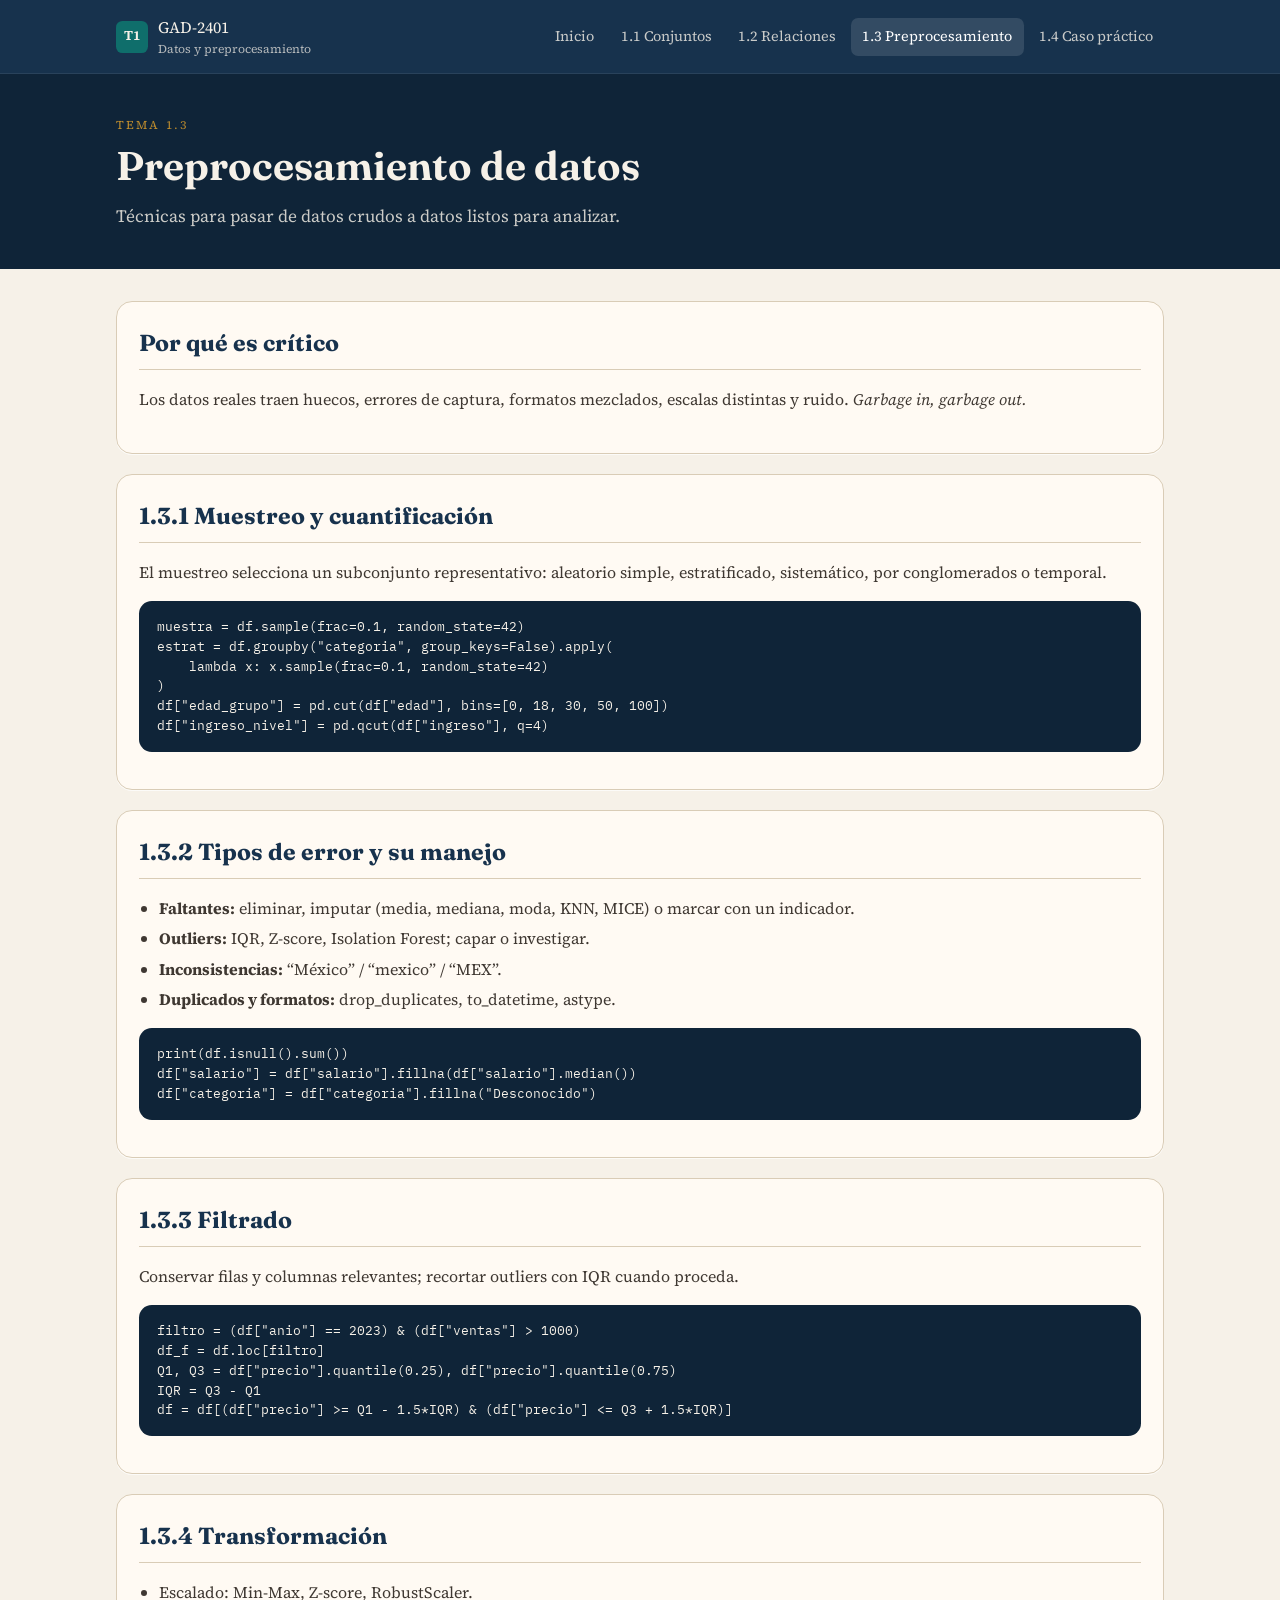
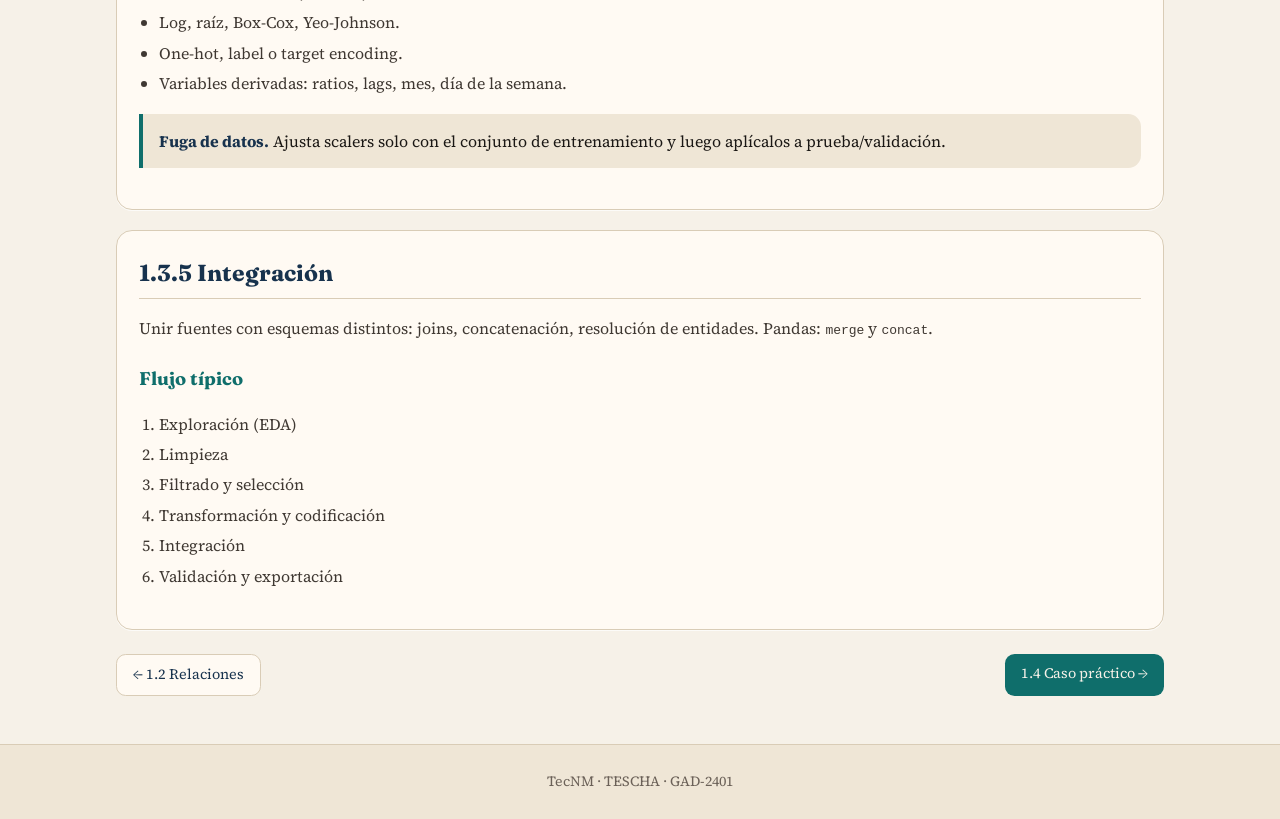
<file: preprocesamiento.html>
<!DOCTYPE html>
<html lang="es">
<head>
  <meta charset="utf-8">
  <meta name="viewport" content="width=device-width, initial-scale=1">
  <title>1.3 Preprocesamiento · GAD-2401</title>
  <link rel="icon" href="assets/favicon.svg">
  <link rel="stylesheet" href="https://fonts.googleapis.com/css2?family=Fraunces:opsz,wght@9..144,500;9..144,650&family=IBM+Plex+Mono:wght@400;500&family=Source+Serif+4:opsz,wght@8..60,400;8..60,600&display=swap">
  <link rel="stylesheet" href="assets/styles.css">
</head>
<body>
  <header class="topbar">
    <div class="topbar-inner">
      <a class="brand" href="index.html"><span class="mark">T1</span><span>GAD-2401<small>Datos y preprocesamiento</small></span></a>
      <nav class="menu">
        <a href="index.html">Inicio</a>
        <a href="conjuntos.html">1.1 Conjuntos</a>
        <a href="relaciones.html">1.2 Relaciones</a>
        <a class="active" href="preprocesamiento.html">1.3 Preprocesamiento</a>
        <a href="caso-practico.html">1.4 Caso práctico</a>
      </nav>
    </div>
    <nav class="mobile-menu">
      <a href="index.html">Inicio</a>
      <a href="conjuntos.html">1.1</a>
      <a href="relaciones.html">1.2</a>
      <a class="active" href="preprocesamiento.html">1.3</a>
      <a href="caso-practico.html">1.4</a>
    </nav>
  </header>
  <section class="hero">
    <div class="hero-inner">
      <p class="kicker">Tema 1.3</p>
      <h1>Preprocesamiento de datos</h1>
      <p class="lead">Técnicas para pasar de datos crudos a datos listos para analizar.</p>
    </div>
  </section>
  <main class="wrap">
    <article class="card">
      <h2>Por qué es crítico</h2>
      <p class="muted">Los datos reales traen huecos, errores de captura, formatos mezclados, escalas distintas y ruido. <em>Garbage in, garbage out.</em></p>
    </article>
    <article class="card">
      <h2>1.3.1 Muestreo y cuantificación</h2>
      <p class="muted">El muestreo selecciona un subconjunto representativo: aleatorio simple, estratificado, sistemático, por conglomerados o temporal.</p>
      <pre>muestra = df.sample(frac=0.1, random_state=42)
estrat = df.groupby("categoria", group_keys=False).apply(
    lambda x: x.sample(frac=0.1, random_state=42)
)
df["edad_grupo"] = pd.cut(df["edad"], bins=[0, 18, 30, 50, 100])
df["ingreso_nivel"] = pd.qcut(df["ingreso"], q=4)</pre>
    </article>
    <article class="card">
      <h2>1.3.2 Tipos de error y su manejo</h2>
      <ul class="list">
        <li><strong>Faltantes:</strong> eliminar, imputar (media, mediana, moda, KNN, MICE) o marcar con un indicador.</li>
        <li><strong>Outliers:</strong> IQR, Z-score, Isolation Forest; capar o investigar.</li>
        <li><strong>Inconsistencias:</strong> “México” / “mexico” / “MEX”.</li>
        <li><strong>Duplicados y formatos:</strong> drop_duplicates, to_datetime, astype.</li>
      </ul>
      <pre>print(df.isnull().sum())
df["salario"] = df["salario"].fillna(df["salario"].median())
df["categoria"] = df["categoria"].fillna("Desconocido")</pre>
    </article>
    <article class="card">
      <h2>1.3.3 Filtrado</h2>
      <p class="muted">Conservar filas y columnas relevantes; recortar outliers con IQR cuando proceda.</p>
      <pre>filtro = (df["anio"] == 2023) & (df["ventas"] > 1000)
df_f = df.loc[filtro]
Q1, Q3 = df["precio"].quantile(0.25), df["precio"].quantile(0.75)
IQR = Q3 - Q1
df = df[(df["precio"] >= Q1 - 1.5*IQR) & (df["precio"] <= Q3 + 1.5*IQR)]</pre>
    </article>
    <article class="card">
      <h2>1.3.4 Transformación</h2>
      <ul class="list">
        <li>Escalado: Min-Max, Z-score, RobustScaler.</li>
        <li>Log, raíz, Box-Cox, Yeo-Johnson.</li>
        <li>One-hot, label o target encoding.</li>
        <li>Variables derivadas: ratios, lags, mes, día de la semana.</li>
      </ul>
      <div class="callout"><strong>Fuga de datos.</strong> Ajusta scalers solo con el conjunto de entrenamiento y luego aplícalos a prueba/validación.</div>
    </article>
    <article class="card">
      <h2>1.3.5 Integración</h2>
      <p class="muted">Unir fuentes con esquemas distintos: joins, concatenación, resolución de entidades. Pandas: <code>merge</code> y <code>concat</code>.</p>
      <h3>Flujo típico</h3>
      <ol class="list">
        <li>Exploración (EDA)</li>
        <li>Limpieza</li>
        <li>Filtrado y selección</li>
        <li>Transformación y codificación</li>
        <li>Integración</li>
        <li>Validación y exportación</li>
      </ol>
    </article>
    <div class="pager">
      <a class="btn btn-ghost" href="relaciones.html">← 1.2 Relaciones</a>
      <a class="btn btn-solid" href="caso-practico.html">1.4 Caso práctico →</a>
    </div>
  </main>
  <footer>TecNM · TESCHA · GAD-2401</footer>
</body>
</html>
</file>
<file: assets/styles.css>
:root {
  --ink: #1a1714;
  --ink-soft: #3f3832;
  --muted: #6b6158;
  --paper: #f6f1e8;
  --paper-2: #efe6d6;
  --card: #fffaf3;
  --line: #d9ccb6;
  --navy: #17324d;
  --navy-2: #0f2438;
  --teal: #0f6e6b;
  --gold: #b8892e;
  --formula: #f3ead7;
  --formula-line: #c9b48a;
  --font: "Source Serif 4", Georgia, "Times New Roman", serif;
  --display: "Fraunces", Georgia, serif;
  --mono: "IBM Plex Mono", ui-monospace, monospace;
}

* { box-sizing: border-box; }
html, body { margin: 0; padding: 0; }
body {
  font-family: var(--font);
  background: var(--paper);
  color: var(--ink);
  line-height: 1.65;
}

a { color: var(--teal); }
a.nav { color: inherit; text-decoration: none; }

.topbar {
  position: sticky; top: 0; z-index: 20;
  background: var(--navy); color: var(--paper);
  border-bottom: 1px solid rgba(255,255,255,.08);
}
.topbar-inner, .hero-inner, .wrap, .foot-inner {
  max-width: 1080px; margin: 0 auto; padding: 0 1rem;
}
.topbar-inner {
  display: flex; align-items: center; justify-content: space-between;
  gap: 1rem; padding: .85rem 1rem;
}
.brand { display: flex; align-items: center; gap: .65rem; text-decoration: none; color: var(--paper); }
.mark {
  width: 2rem; height: 2rem; border-radius: .4rem;
  background: var(--teal); display: grid; place-items: center;
  font-weight: 650; font-size: .85rem;
}
.brand small { display: block; color: rgba(246,241,232,.7); font-size: .75rem; }
.menu { display: flex; flex-wrap: wrap; gap: .25rem; }
.menu a {
  color: rgba(246,241,232,.8); text-decoration: none;
  padding: .45rem .7rem; border-radius: .45rem; font-size: .9rem;
}
.menu a:hover, .menu a.active { background: rgba(255,255,255,.12); color: #fff; }

.hero { background: var(--navy-2); color: var(--paper); padding: 2.6rem 0 2.4rem; }
.kicker {
  text-transform: uppercase; letter-spacing: .18em;
  color: var(--gold); font-size: .75rem; margin: 0 0 .4rem;
}
.hero h1 {
  font-family: var(--display); font-weight: 650;
  font-size: clamp(1.8rem, 4vw, 2.5rem); margin: 0; line-height: 1.2;
}
.lead { max-width: 40rem; color: rgba(246,241,232,.82); margin: .75rem 0 0; font-size: 1.08rem; }

.wrap { padding: 2rem 1rem 3rem; }
.card {
  background: var(--card);
  border: 1px solid var(--line);
  border-radius: 1rem;
  padding: 1.4rem 1.4rem 1.5rem;
  margin-bottom: 1.25rem;
  box-shadow: 0 1px 0 rgba(255,255,255,.7);
}
.card h2 {
  font-family: var(--display); color: var(--navy);
  border-bottom: 1px solid var(--line);
  padding-bottom: .4rem; margin: 0 0 1rem;
  font-size: 1.45rem;
}
.card h3 { font-family: var(--display); color: var(--teal); margin: 1.4rem 0 .4rem; font-size: 1.15rem; }
.muted { color: var(--ink-soft); }

.grid { display: grid; gap: .9rem; }
@media (min-width: 720px) { .grid-2 { grid-template-columns: 1fr 1fr; } .grid-3 { grid-template-columns: 1fr 1fr 1fr; } }

.tile {
  display: block; text-decoration: none; color: inherit;
  background: var(--card); border: 1px solid var(--line);
  border-radius: 1rem; padding: 1.15rem 1.2rem;
}
.tile:hover { border-color: var(--teal); transform: translateY(-2px); transition: .15s ease; }
.tile .n { color: var(--gold); font-size: .72rem; letter-spacing: .16em; text-transform: uppercase; }
.tile h2 { font-family: var(--display); color: var(--navy); margin: .15rem 0 .35rem; font-size: 1.25rem; border: 0; padding: 0; }

.callout {
  border-left: 4px solid var(--teal);
  background: var(--paper-2);
  padding: .85rem 1rem; border-radius: 0 .8rem .8rem 0; margin: 1.1rem 0;
}
.callout.gold { border-left-color: var(--gold); }
.callout strong { color: var(--navy); }

.formula-block {
  background: var(--formula);
  border: 1px solid var(--formula-line);
  border-radius: .9rem;
  padding: 1.2rem 1rem .9rem;
  margin: 1.1rem 0 1.3rem;
  text-align: center;
  overflow-x: auto;
}
.formula-block .katex-display { margin: 0; }
.formula-block figcaption { margin: .65rem 0 0; font-size: .82rem; color: var(--muted); }
.katex { font-size: 1.15em; color: var(--ink); }

table { width: 100%; border-collapse: collapse; font-size: .92rem; }
th { background: var(--navy); color: var(--paper); text-align: left; font-weight: 500; padding: .5rem .7rem; }
td { padding: .5rem .7rem; border-bottom: 1px solid var(--line); color: var(--ink-soft); }
.table-wrap { overflow-x: auto; margin-top: 1rem; }

.matrix {
  display: inline-grid; grid-template-columns: repeat(4, auto);
  gap: .35rem .9rem; padding: .55rem .9rem;
  border-left: 2px solid var(--navy); border-right: 2px solid var(--navy);
  border-radius: .3rem; font-family: var(--mono); font-size: .9rem;
}

pre {
  background: var(--navy-2); color: var(--paper);
  padding: 1rem 1.1rem; border-radius: .8rem;
  overflow-x: auto; font-family: var(--mono); font-size: .8rem; line-height: 1.55;
}

.pager { display: flex; justify-content: space-between; gap: .75rem; flex-wrap: wrap; margin-top: 1.5rem; }
.btn {
  display: inline-block; text-decoration: none;
  padding: .5rem 1rem; border-radius: .6rem; font-size: .9rem;
}
.btn-ghost { border: 1px solid var(--line); background: var(--card); color: var(--navy); }
.btn-solid { background: var(--teal); color: var(--paper); }
.list { padding-left: 1.2rem; color: var(--ink-soft); }
.list li { margin: .25rem 0; }

footer {
  border-top: 1px solid var(--line);
  background: var(--paper-2);
  color: var(--muted); text-align: center;
  padding: 1.6rem 1rem; font-size: .88rem;
}

.mobile-menu { display: none; gap: .4rem; overflow-x: auto; padding: .5rem 1rem .7rem; border-top: 1px solid rgba(255,255,255,.08); }
.mobile-menu a {
  flex: 0 0 auto; color: var(--paper); text-decoration: none;
  font-size: .75rem; padding: .35rem .7rem; border-radius: 999px;
  background: rgba(255,255,255,.08);
}
.mobile-menu a.active { background: var(--teal); }
@media (max-width: 860px) {
  .menu { display: none; }
  .mobile-menu { display: flex; }
}
</file>
